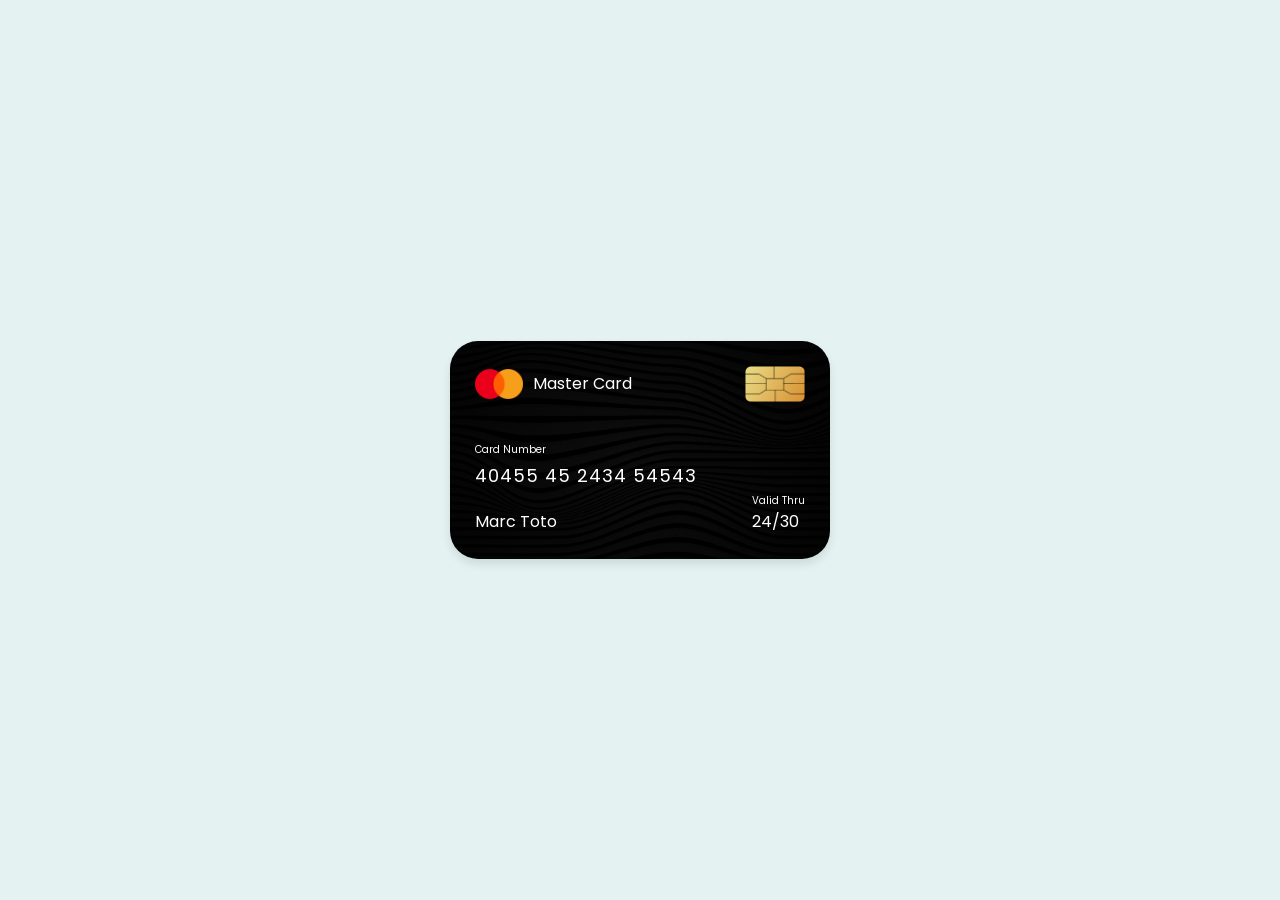
<file: index.html>
<!DOCTYPE html>
<!--Mon Projet de Carte bancaire(sans animation)-->
<html lang="en">
<head>
    <meta charset="UTF-8">
    <meta name="viewport" content="width=device-width, initial-scale=1.0">
    <title>Credit Card</title>
    <link rel="stylesheet" href="style.css" />
</head>
<body>
    <div class="container">
        <header>
            <span class="logo">
                <img src="logo.png" alt="" />
                <h5>Master Card</h5>
            </span>
            <img src="chip.png" alt="" class="chip" />
        </header>

        <div class="card-details">
            <div class="name-number">
                <h6>Card Number</h6>
                <h5 class="number">40455 45 2434 54543</h5>
                <h5 class="name">Marc Toto</h5>
            </div>
            <div class="valid-date">
                <h6>Valid Thru</h6>
                <h5>24/30</h5>
            </div>
        </div>
    </div>
</body>
</html>
</file>
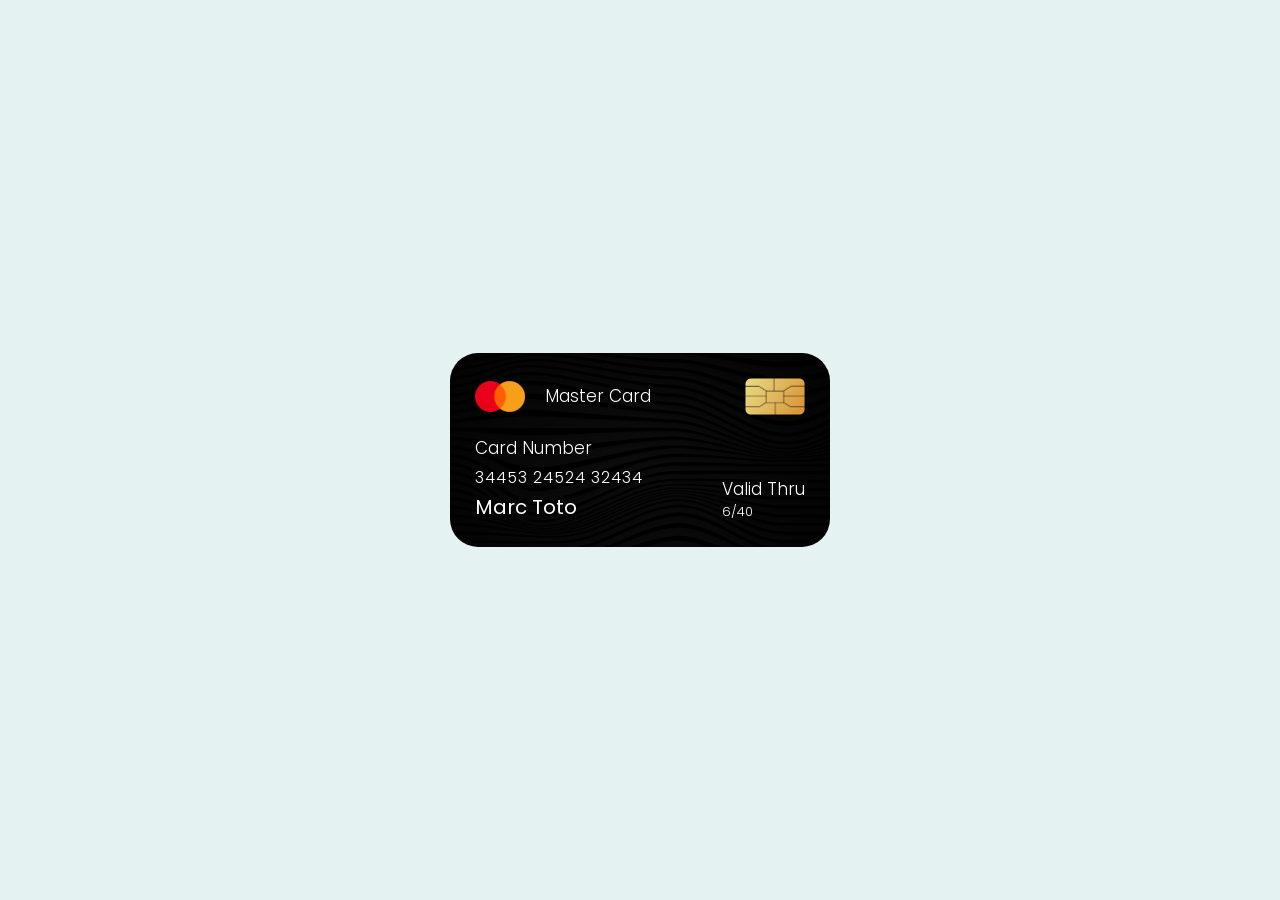
<file: index2.html>
<!DOCTYPE html>
<html lang="en">
<head>
    <meta charset="UTF-8">
    <meta name="viewport" content="width=device-width, initial-scale=1.0">
    <title>My Credit Card</title>
    <link rel="stylesheet" href="style2.css" />
</head>
<body>
    <div class="container">
        <header>
            <span class="logo">
            <img src="logo.png" alt="">
            <h6>Master Card</h6>
            </span>
            <img src="chip.png" alt="" class="chip">
        </header>

        <div class="card-details">
            <div class="name-number">
                <h6>Card Number</h6>
                <h5 class="number">34453 24524 32434</h5>
                <h5 class="name">Marc Toto</h5>
            </div>
            <div class="valid-date">
                <h6>Valid Thru</h6>
                <h5>6/40</h5>
            </div>
        </div>
    </div>
</body>
</html>
</file>
<file: style.css>
/* on vas importer la polise poppins de google */
@import url('https://fonts.googleapis.com/css2?family=Poppins:ital,wght@0,100;0,200;0,300;0,400;0,500;0,600;0,700;0,800;0,900;1,100;1,200;1,300;1,400;1,500;1,600;1,700;1,800;1,900&display=swap');

* {
    font-family: 'Poppins', Helvetica, sans-serif, Arial;
    margin: 0;
    padding: 0;
    box-sizing: border-box;
}

body {
    min-height: 100vh;
    display: flex;
    align-items: center;
    justify-content: center;
    background: #e3f2f2ed;
}

.container {
    position: relative;
    background: #fff;
    background-image: url(bg.png);
    background-size: cover;
    padding: 25px;
    border-radius: 28px;
    max-width: 380px;
    width: 100%;
    box-shadow: 0 5px 10px rgba(0, 0, 0, 0.1);

}
header,
.logo {
    display: flex;
    align-items: center;
    justify-content: space-between;
}

.logo img {
    width: 48px;
    margin-right: 10px;
}

h5 {
    color: #fff;
    font-size: 16px;
    font-weight: 400;
}

h6 {
    color: #fff;
    font-size: 10px;
    font-weight: 400;
}

h5.name {
    margin-top: 20px;
}

h5.number {
    margin-top: 4px;
    font-size: 18px;
    letter-spacing: 1px;
}

header .chip {
    width: 60px;
}

.container .card-details {
    margin-top: 40px;
    display: flex;
    justify-content: space-between;
    align-items: flex-end;
}
</file>
<file: style2.css>
/* importion de la police poppins */
@import url('https://fonts.googleapis.com/css2?family=Poppins:ital,wght@0,100;0,200;0,300;0,400;0,500;0,600;0,700;0,800;0,900;1,100;1,200;1,300;1,400;1,500;1,600;1,700;1,800;1,900&display=swap');

* {
    margin: 0;
    padding: 0;
    box-sizing: border-box;
    font-family: 'Poppins', Helvetica
}

body {
    min-height: 100vh;
    display: flex;
    align-items: center;
    justify-content: center;
    background: #e3f2f2ed;
    
}

.container {
    background: #fff;
    background-image: url(bg.png);
    background-size: cover;
    position: relative;
    max-width: 380px;
    width: 100%;
    border-radius: 28px;
    padding: 25px;
}

header, 
.logo {
    display: flex;
    align-items: center;
    justify-content: space-between;
}

.logo img {
    width: 50px;
    margin-right: 20px;
}

h6 {
    color: #fff;
    font-size: 17px;
    font-weight: 300;
}

header .chip {
    width: 60px;
}

h5 {
    font-size: 13px;
    color: #fff;
    font-weight: 300;
}

h5.number {
    margin-top: 4px;
    font-size: 16px;
    letter-spacing: 1px;
}

h5.name {
    font-size: 20px;
    font-weight: 400;
    margin-top: 2px;
}

.container .card-details{
    margin-top: 20px;
    display: flex;
    justify-content: space-between;
    align-items: flex-end;
}
</file>
